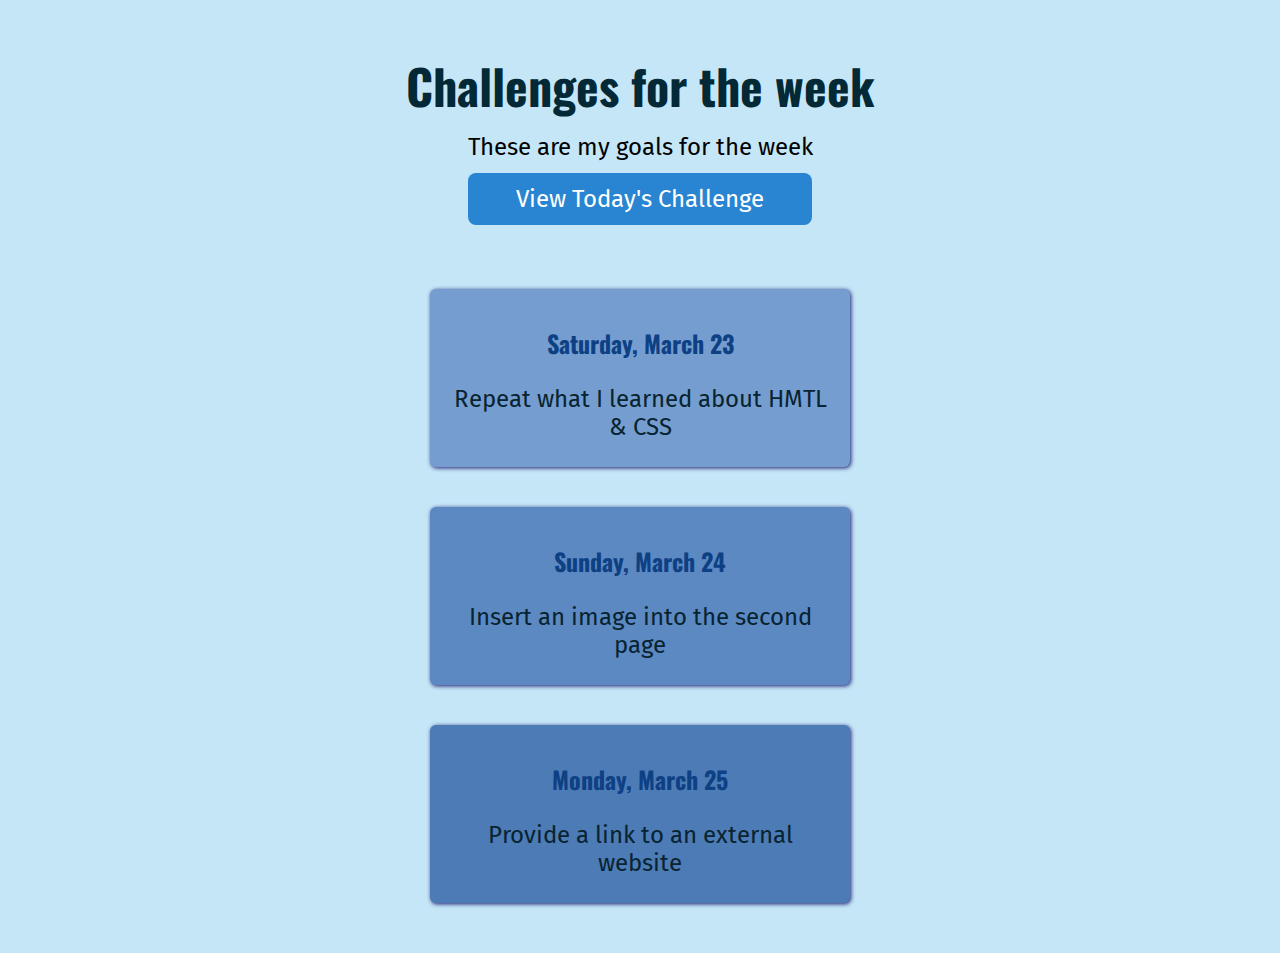
<file: index.html>
<!DOCTYPE html>
<html lang="en">

<head>
  <link rel="preconnect" href="https://fonts.googleapis.com">
  <link rel="preconnect" href="https://fonts.gstatic.com" crossorigin>
  <link href="https://fonts.googleapis.com/css2?family=Fira+Sans&family=Oswald:wght@200..700&display=swap"
    rel="stylesheet">
  <meta charset="UTF-8">
  <title>My Upcoming Challenges</title>
  <link href="shared.css" rel="stylesheet" />
  <link href="full-week.css" rel="stylesheet" />
  <link rel="icon" href="favicon2.ico" type="image/x-icon"/>
</head>

</body>
<header>
  <h1> Challenges for the week </h1>
  <p id="description"> These are my goals for the week </p>
  <a href="https://tal117.github.io/daily-challenge-project/"> View Today's Challenge</a>
</header>
<main>
  <ol>
    <li>
      <h2> Saturday, March 23</h2>
      <p>Repeat what I learned about HMTL & CSS</p>
    </li>
    <li class="highlight-goal">
      <h2> Sunday, March 24</h2>
      <p> Insert an image into the second page</p>
    </li>
    <li class="highlight-goal-2">
      <h2>Monday, March 25</h2>
      <p>Provide a link to an external website</p>
    </li>
  </ol>
</main>
</body>

</html>
</file>
<file: shared.css>
/* body {
    text-align: center;
    background-color: rgb(222, 246, 255);
}

h1 {
    font-family: 'Oswald', sans-serif;
}

p {
    font-family: 'Fira Sans', sans-serif;
    margin-bottom: 36px;
}

a {
    font-family: 'Fira Sans', 'sans-serif';
    color: rgb(24, 79, 198);
    text-decoration: none;
}

a:hover {
    text-decoration: underline;
} */

body {
    text-align: center;
    /* background-color: rgb(222, 246, 255); */
    background-color: rgb(197, 230, 247);
    margin: 50px;
}

h1 {
    font-family: 'Oswald', sans-serif;
}

p {
    font-family: 'Fira Sans', sans-serif;
    margin-bottom: 36px;
    font-size: 24px;
}

a {
    font-family: 'Fira Sans', 'sans-serif';
    color: rgb(24, 79, 198);
    text-decoration: none;
}

a:hover {
    text-decoration: underline;
}
</file>
<file: full-week.css>
header{
  margin-bottom: 64px;
}


h1 {
  font-size: 48px;
  color: rgb(4, 41, 54);
  margin: 0;
}

#description{
  margin: 12px;
}

/* header p{
  margin-bottom: 36pxs;
} */

a {
  padding: 12px 48px;
  background-color: rgb(41, 133, 209);
  color: white;
  /* border-style: solid; */
  border-radius: 8px;
  /* border: 5px solid; */
  font-size: 24px;
  display: inline-block;
  margin: 0;
  }


a:hover {
  background-color: rgb(15, 190, 234);
  text-decoration: none;
}

ol {
  list-style: none;
  width: 500px;
  margin: 32px auto 0 auto;
  padding: 0;
}

li {
  padding: 16px;
  background-color: rgb(118, 157, 207);
  font-family: "Fira Sans";
  border-radius: 6px;
  margin: 40px;
  box-shadow: 1px 1px 4px midnightblue;
}

h2{
  /* color: rgb(22, 22, 101); */
  color: rgb(13, 65, 132);
  font-family: 'Oswald', 'Sans serif';
}

main p{
  margin-bottom: 10px;
  color: rgb(7, 36, 48);
}

.highlight-goal{
  background-color: rgb(93, 137, 195);
}

.highlight-goal-2{
  background-color: rgb(77, 123, 182);
}
</file>
